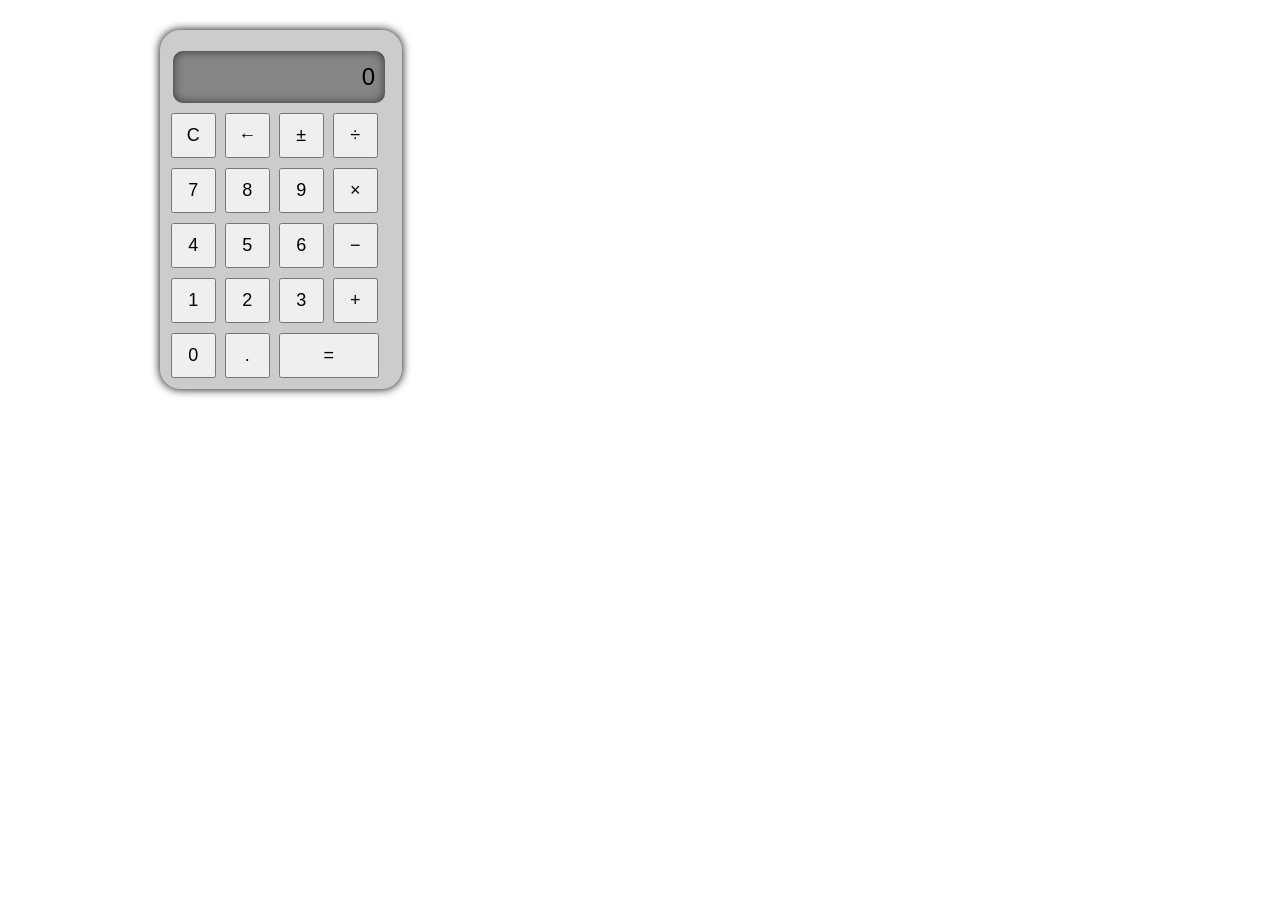
<file: calculator/index.html>
<!DOCTYPE html>
<html lang="en">
<head>
<meta charset="UTF-8">
<title>Calculator</title>
<style type="text/css">
.main { width:960px; margin:30px auto}
.calculator { width: 240px; border: 1px solid #ccc; border-radius: 20px;background: #ccc;box-shadow: 0 0 10px #000;}
.screen { padding: 20px 0 10px 12px; }
#screen { width:200px; text-align: right; height: 50px; background: #858585; font-size: 24px; border-radius: 10px; padding-right: 10px;border: 0; box-shadow: inset 0 0 10px #333;}
.buttons { padding: 0 2%; }
button { width: 45px; height: 45px; margin: 0 0 10px 5px; font:18px Arial; cursor:pointer}
#equal { width: 100px }
</style>
</head>
<body>
<div class="main">
  <div class="calculator">
    <div class="screen">
      <input id="screen" value="0"/>
    </div>
    <div class="buttons">
      <button id="clear">C</button>
      <button id="backspace">&larr;</button>
      <button id="sign">&plusmn;</button>
      <button class="operator" value="/">&divide;</button>
      <button class="digit" value="7">7</button>
      <button class="digit" value="8">8</button>
      <button class="digit" value="9">9</button>
      <button class="operator" value="*">&times;</button>
      <button class="digit" value="4">4</button>
      <button class="digit" value="5">5</button>
      <button class="digit" value="6">6</button>
      <button class="operator" value="-">&minus;</button>
      <button class="digit" value="1">1</button>
      <button class="digit" value="2">2</button>
      <button class="digit" value="3">3</button>
      <button class="operator" value="+">+</button>
      <button class="digit" value="0">0</button>
      <button class="digit" value=".">.</button>
      <button id="equal">=</button>
    </div>
  </div>
</div>
<script src="../js/jquery-1.4.2.min.js"></script> 
<script src="calculator.js"></script>
</body>
</html>
</file>
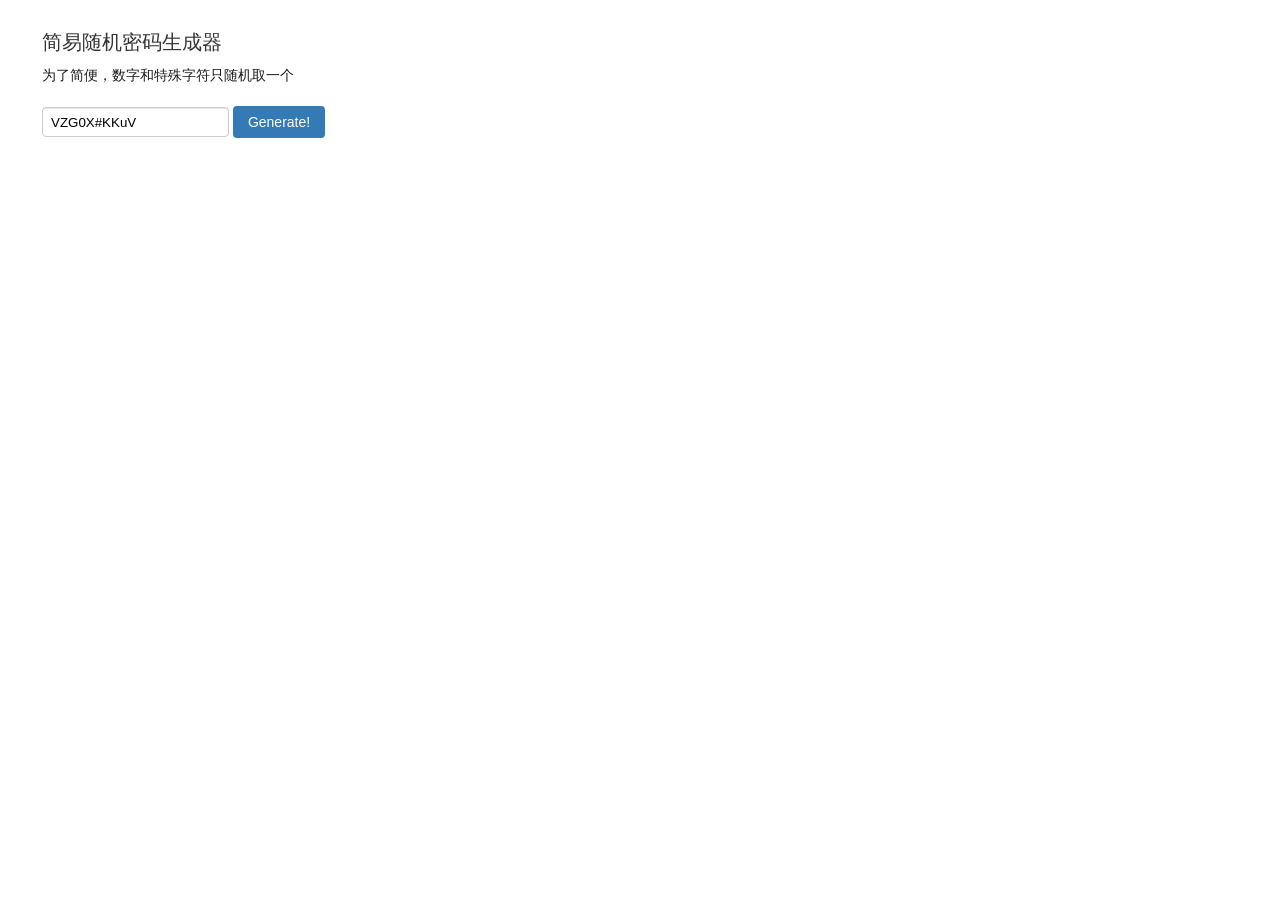
<file: gen-pass/index.html>
<!DOCTYPE html PUBLIC "-//W3C//DTD XHTML 1.0 Transitional//EN" "http://www.w3.org/TR/xhtml1/DTD/xhtml1-transitional.dtd">
<html xmlns="http://www.w3.org/1999/xhtml">
<head>
<meta http-equiv="Content-Type" content="text/html; charset=utf-8" />
<title>简易随机密码生成器</title>
<link rel="stylesheet" href="../css/mui.css"/>
<script>
function generer() {
    document.getElementById('add').value = generatePassword(10);
}
function generatePassword(num) {
  var alphabets = ["A", "a", "B", "b", "C", "c", "D", "d", "E", "e", "F", "f", "G", "g", "H", "h", "I", "i", "J", "j", "K", "k", "L", "l", "M", "m", "N", "n", "O", "o", "P", "p", "Q", "q", "R", "r", "S", "s", "T", "t", "U", "u", "V", "v", "W", "w", "X", "x", "Y", "y", "Z", "z"],
      numbers = [0, 1, 2, 3, 4, 5, 6, 7, 8, 9],
      characters = ["~","!","@","#","$","%","^","&","*","(",")"],
      arr = [], r1 = num -2, password;
	  
  for(i = 0; i < r1; i++) {
    arr.push(alphabets[Math.floor(Math.random() * alphabets.length)]);
  }
    arr.push(characters[Math.floor(Math.random() * characters.length)]);
    arr.push(numbers[Math.floor(Math.random() * numbers.length)]);
  //打乱生成的密码数组
  password = arr.sort(function() {
    return Math.random() - 0.5;
  });
  //将密码数组合并成密码字符串，并返回
  password = password.join("");
  return password;
}
</script>
</head>

<body onload=generer()>
  <div class=" main">
    <h3>简易随机密码生成器</h3>
    <p>为了简便，数字和特殊字符只随机取一个</p>
    <form class=" form form-inline" action="">
    <input type="text" id="add" name="result" value="">
    <input type="button" class=" button button-primary" value="Generate!" onclick="generer()">
    </form>
  </div>
</body>
</html>
</file>
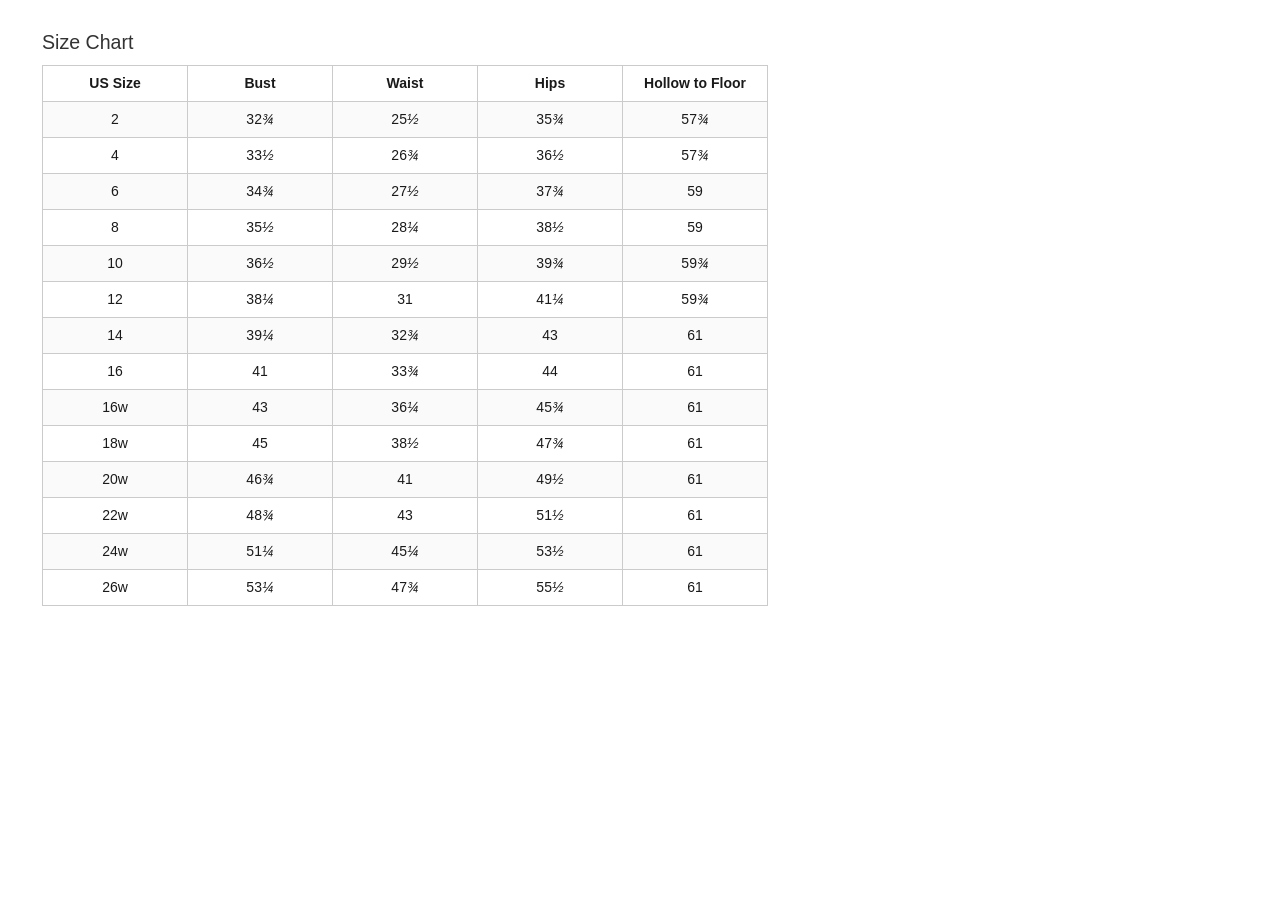
<file: size-chart/index.html>
<!DOCTYPE html PUBLIC "-//W3C//DTD XHTML 1.0 Transitional//EN" "http://www.w3.org/TR/xhtml1/DTD/xhtml1-transitional.dtd">
<html xmlns="http://www.w3.org/1999/xhtml">
<head>
<meta http-equiv="Content-Type" content="text/html; charset=utf-8" />
<title>Size Chart</title>
<link href="../css/mui.css" rel="stylesheet">
<style>
.size-table th, .size-table td { text-align:center }
.size-table td:hover, .hover_bg { background: #333!important; color: #fff!important; }
</style>
<script src="../js/jquery-1.4.2.min.js"></script>
<script>
$(function () {
    function tableHoverTips(selector) {
 
        $('td', selector).bind({
            mouseenter: function () {
                var elem = $(this),
                    col = elem.parents('table').find("tr:first").children(),
                    row = elem.siblings().andSelf().first(), //加上自身td
                    index = elem.index();
 
                col.eq(index).addClass("hover_bg");
                row.addClass("hover_bg");
 
            },
            mouseleave: function () {
                $(this).parents("table").find("td,th").removeClass("hover_bg");
            }
        });
 
    }
    tableHoverTips('.size-table');
})
</script>
</head>

<body>
<div class="main">
  <div class="demo">
  <h3>Size Chart</h3>
    <table class="table size-table"  style="width: 726px;">
      <tbody>
        <tr>
          <th width="20%" class="">US Size</th>
          <th width="20%" class="">Bust</th>
          <th width="20%" class="">Waist</th>
          <th width="20%" class="">Hips</th>
          <th width="20%" class="">Hollow to Floor</th>
        </tr>
        <tr>
          <td  data-orig="2">2</td>
          <td  data-orig="83">32<em>¾</em></td>
          <td  data-orig="65">25<em>½</em></td>
          <td  data-orig="91">35<em>¾</em></td>
          <td  data-orig="147">57<em>¾</em></td>
        </tr>
        <tr>
          <td  data-orig="4">4</td>
          <td  data-orig="85">33<em>½</em></td>
          <td  data-orig="68">26<em>¾</em></td>
          <td  data-orig="93">36<em>½</em></td>
          <td  data-orig="147">57<em>¾</em></td>
        </tr>
        <tr>
          <td  data-orig="6">6</td>
          <td  data-orig="88">34<em>¾</em></td>
          <td  data-orig="70">27<em>½</em></td>
          <td  data-orig="96">37<em>¾</em></td>
          <td  data-orig="150">59</td>
        </tr>
        <tr>
          <td  data-orig="8">8</td>
          <td  data-orig="90">35<em>½</em></td>
          <td  data-orig="72">28<em>¼</em></td>
          <td  data-orig="98">38<em>½</em></td>
          <td  data-orig="150">59</td>
        </tr>
        <tr>
          <td  data-orig="10">10</td>
          <td  data-orig="93">36<em>½</em></td>
          <td  data-orig="75">29<em>½</em></td>
          <td  data-orig="101">39<em>¾</em></td>
          <td  data-orig="152">59<em>¾</em></td>
        </tr>
        <tr>
          <td  data-orig="12">12</td>
          <td  data-orig="97">38<em>¼</em></td>
          <td  data-orig="79">31</td>
          <td  data-orig="105">41<em>¼</em></td>
          <td  data-orig="152">59<em>¾</em></td>
        </tr>
        <tr>
          <td  data-orig="14">14</td>
          <td  data-orig="100">39<em>¼</em></td>
          <td  data-orig="83">32<em>¾</em></td>
          <td  data-orig="109">43</td>
          <td  data-orig="155">61</td>
        </tr>
        <tr>
          <td  data-orig="16">16</td>
          <td  data-orig="104">41</td>
          <td  data-orig="86">33<em>¾</em></td>
          <td  data-orig="112">44</td>
          <td  data-orig="155">61</td>
        </tr>
        <tr>
          <td  data-orig="16w">16w</td>
          <td  data-orig="109">43</td>
          <td  data-orig="92">36<em>¼</em></td>
          <td  data-orig="116">45<em>¾</em></td>
          <td  data-orig="155">61</td>
        </tr>
        <tr>
          <td  data-orig="18w">18w</td>
          <td  data-orig="114">45</td>
          <td  data-orig="98">38<em>½</em></td>
          <td  data-orig="121">47<em>¾</em></td>
          <td  data-orig="155">61</td>
        </tr>
        <tr>
          <td  data-orig="20w">20w</td>
          <td  data-orig="119">46<em>¾</em></td>
          <td  data-orig="104">41</td>
          <td  data-orig="126">49<em>½</em></td>
          <td  data-orig="155">61</td>
        </tr>
        <tr>
          <td  data-orig="22w">22w</td>
          <td  data-orig="124">48<em>¾</em></td>
          <td  data-orig="109">43</td>
          <td  data-orig="131">51<em>½</em></td>
          <td  data-orig="155">61</td>
        </tr>
        <tr>
          <td  data-orig="24w">24w</td>
          <td  data-orig="130">51<em>¼</em></td>
          <td  data-orig="115">45<em>¼</em></td>
          <td  data-orig="136">53<em>½</em></td>
          <td  data-orig="155">61</td>
        </tr>
        <tr>
          <td  data-orig="26w">26w</td>
          <td  data-orig="135">53<em>¼</em></td>
          <td  data-orig="121">47<em>¾</em></td>
          <td  data-orig="141">55<em>½</em></td>
          <td  data-orig="155">61</td>
        </tr>
      </tbody>
    </table>
  </div>
</div>
</body>
</html>
</file>
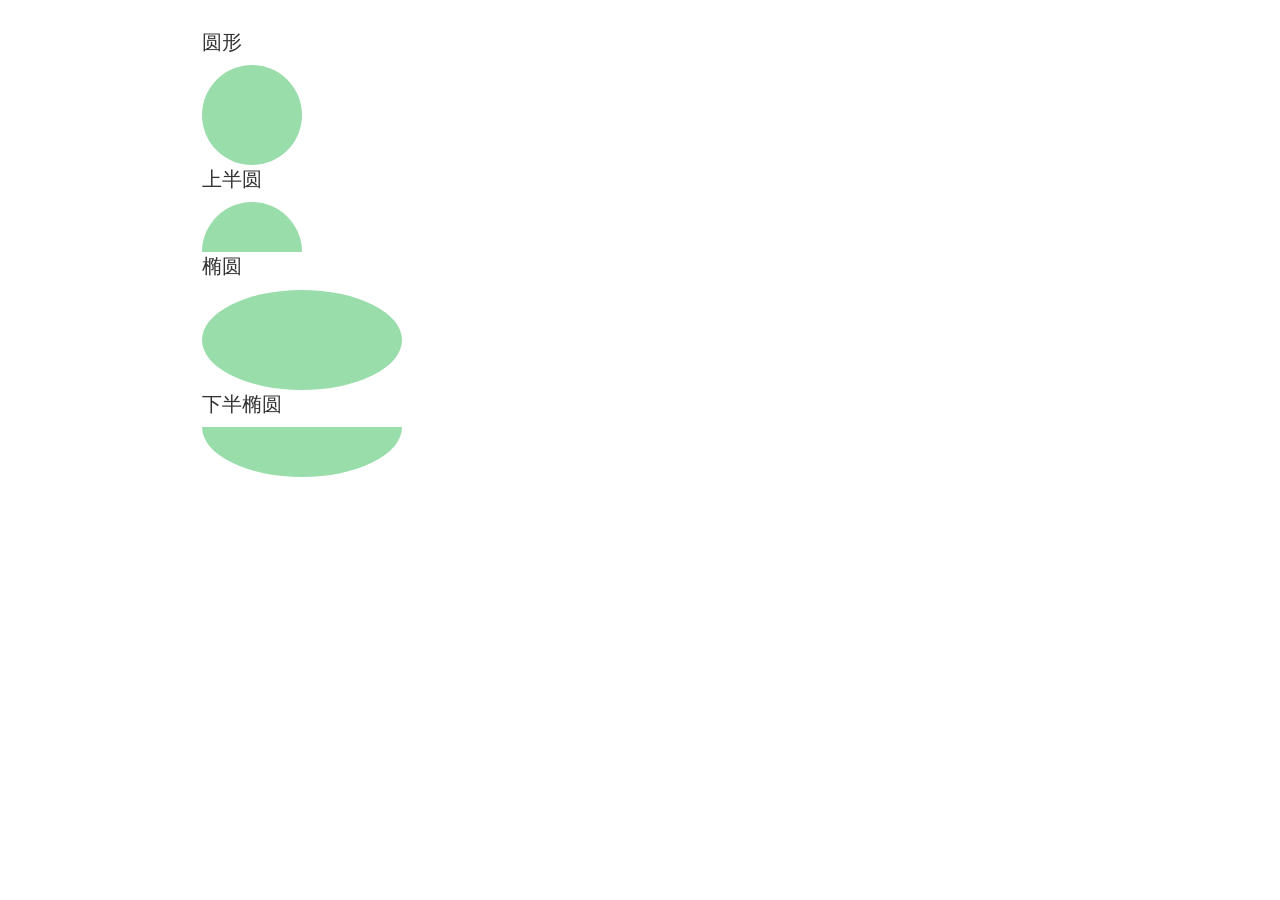
<file: css3/01border-radius.html>
<!DOCTYPE html>
<html lang="en">
<head>
	<meta charset="UTF-8">
	<title>圆角border-radius</title>
<link rel="stylesheet" href="../css/mui.css"/>
<style>
	.circle {
		width: 100px;
		height: 100px;
		background: #9da;
		border-radius: 100px;
	}
	.semi-circle {
		width: 100px;
		height: 50px;
		background: #9da;
		border-radius: 50px 50px 0 0;
	}
	.oval {
		width: 200px;
		height: 100px;
		background: #9da;
		border-radius: 100px / 50px;
	}
	.semi-oval {
		width: 200px;
		height: 50px;
		background: #9da;
		border-radius: 0 0 100px 100px / 0 0 50px 50px ;
	}
</style>
</head>
<body>
<div class="wrap">
<div class="main">
	<h3>圆形</h3>
	<div class="circle"></div>
	<h3>上半圆</h3>
	<div class="semi-circle"></div>
	<h3>椭圆</h3>
	<div class="oval"></div>
	<h3>下半椭圆</h3>
	<div class="semi-oval"></div>
</div>
</div>
</body>
</html>
</file>
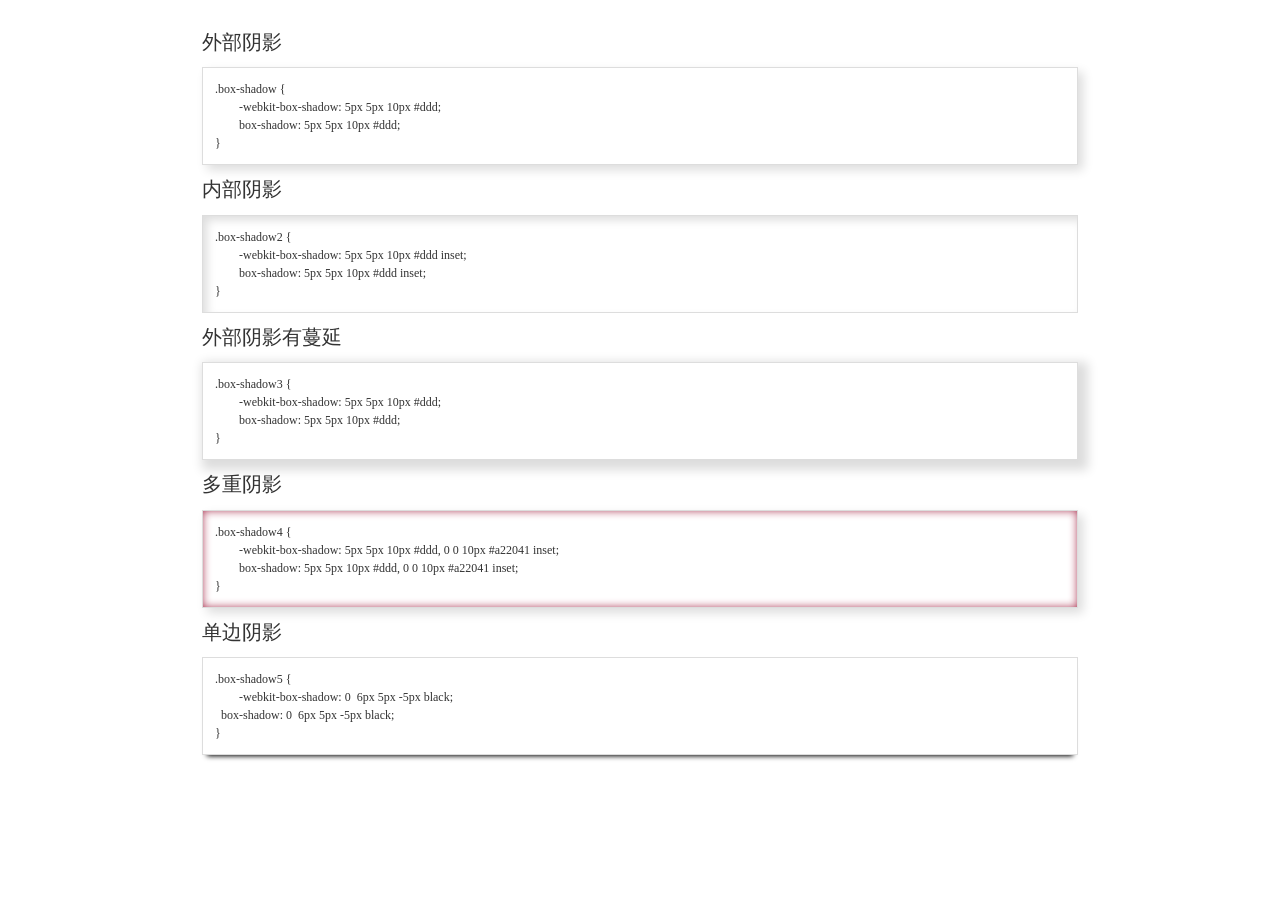
<file: css3/02box-shadow.html>
<!DOCTYPE html>
<html lang="en">
<head>
	<meta charset="UTF-8">
	<title>阴影box-shadow</title>
<link rel="stylesheet" href="../css/mui.css"/>
<style>
pre {background: none}
.box-shadow {
	-webkit-box-shadow: 5px 5px 10px #ddd;
	box-shadow: 5px 5px 10px #ddd;
}
.box-shadow2 {
	-webkit-box-shadow: 5px 5px 10px #ddd inset;
	box-shadow: 5px 5px 10px #ddd inset;
}	
.box-shadow3 {
	-webkit-box-shadow: 5px 5px 10px 5px #ddd;
	box-shadow: 5px 5px 10px 5px #ddd;
}
.box-shadow4 {
	-webkit-box-shadow: 5px 5px 10px #ddd, 0 0 10px #a22041 inset;
	box-shadow: 5px 5px 10px #ddd, 0 0 10px #a22041 inset;
}
.box-shadow5 {
	-webkit-box-shadow: 0  6px 5px -5px black;
	box-shadow: 0  6px 5px -5px black;
}
</style>
</head>
<body>
<div class="wrap">
<div class="main">
	<h3>外部阴影</h3>
	<div class="box-shadow">
		<pre>.box-shadow {
	-webkit-box-shadow: 5px 5px 10px #ddd;
	box-shadow: 5px 5px 10px #ddd;
}</pre>
	</div>
	<h3>内部阴影</h3>
	<div class="box-shadow2">
		<pre>.box-shadow2 {
	-webkit-box-shadow: 5px 5px 10px #ddd inset;
	box-shadow: 5px 5px 10px #ddd inset;
}</pre>
	</div>
	<h3>外部阴影有蔓延</h3>
	<div class="box-shadow3">
		<pre>.box-shadow3 {
	-webkit-box-shadow: 5px 5px 10px #ddd;
	box-shadow: 5px 5px 10px #ddd;
}</pre>
	</div>
	<h3>多重阴影</h3>
	<div class="box-shadow4">
		<pre>.box-shadow4 {
	-webkit-box-shadow: 5px 5px 10px #ddd, 0 0 10px #a22041 inset;
	box-shadow: 5px 5px 10px #ddd, 0 0 10px #a22041 inset;
}</pre>
	</div>
	<h3>单边阴影</h3>
	<div class="box-shadow5">
		<pre>.box-shadow5 {
	-webkit-box-shadow: 0  6px 5px -5px black;
  box-shadow: 0  6px 5px -5px black;
}</pre>
	</div>
</div>
</div>
</body>
</html>
</file>
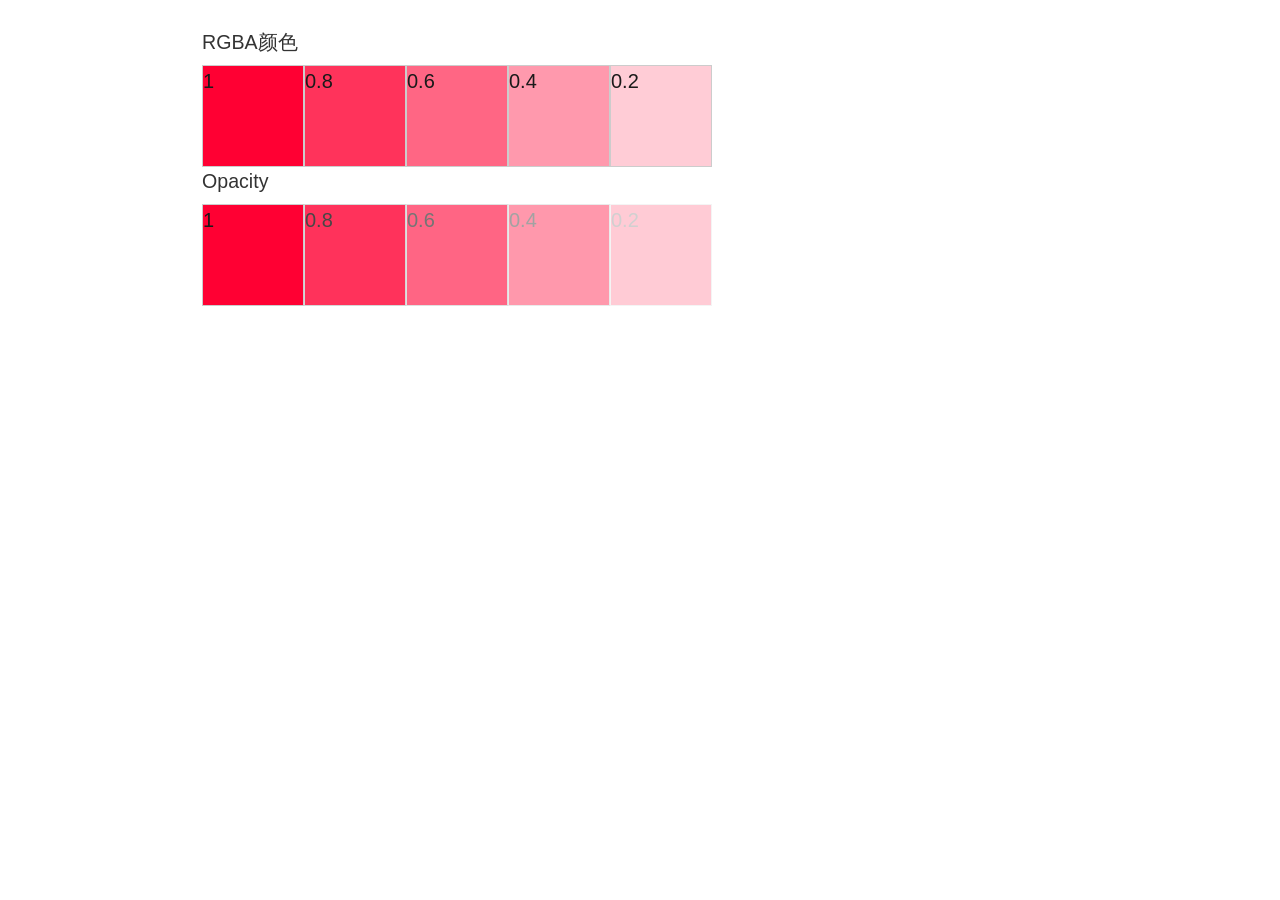
<file: css3/03rgba.html>
<!DOCTYPE html>
<html lang="en">
<head>
	<meta charset="UTF-8">
	<title>RGBA颜色与opacity</title>
<link rel="stylesheet" href="../css/mui.css"/>
<style>
	.rgba li {float: left; width: 100px; height: 100px; border: 1px solid #ccc; font-size: 20px}
	.rgba .item1 {background: rgba(255,0,51,1)}
	.rgba .item2 {background: rgba(255,0,51,0.8)}
	.rgba .item3 {background: rgba(255,0,51,0.6)}
	.rgba .item4 {background: rgba(255,0,51,0.4)}
	.rgba .item5 {background: rgba(255,0,51,0.2)}
	.opacity li {float: left; width: 100px; height: 100px; background: #f03; border: 1px solid #ccc; font-size: 20px }
	.opacity .item1 {opacity: 1}
	.opacity .item2 {opacity: 0.8}
	.opacity .item3 {opacity: 0.6}
	.opacity .item4 {opacity: 0.4}
	.opacity .item5 {opacity: 0.2}
</style>
</head>
<body>
<div class="wrap">
<div class="main">
	<h3>RGBA颜色</h3>
	<ul class="rgba clearfix">
		<li class="item1">1</li>
		<li class="item2">0.8</li>
		<li class="item3">0.6</li>
		<li class="item4">0.4</li>
		<li class="item5">0.2</li>
	</ul>
	<h3>Opacity</h3>
	<ul class="opacity">
		<li class="item1">1</li>
		<li class="item2">0.8</li>
		<li class="item3">0.6</li>
		<li class="item4">0.4</li>
		<li class="item5">0.2</li>
	</ul>
</div>
</div>
</body>
</html>
</file>
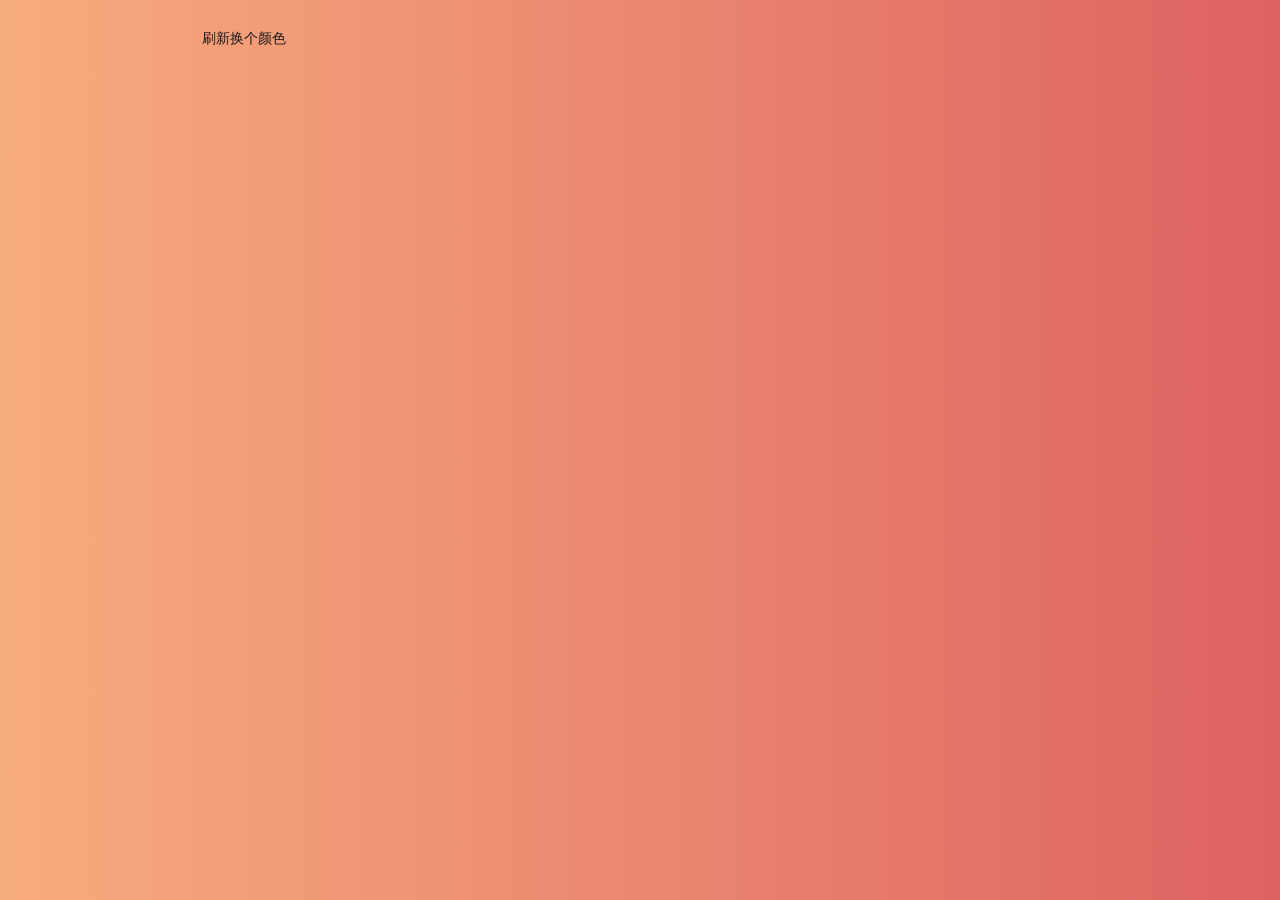
<file: css3/04random-background-gradient.html>
<!DOCTYPE html>
<html lang="en">
<head>
	<meta charset="UTF-8">
	<title>Random color background gradient</title>
<link rel="stylesheet" href="../css/mui.css"/>
</head>
<body>
<div class="wrap" style="background:transparent">
<div class="main">
	刷新换个颜色
</div>
</div>
<script src="../js/jquery-1.4.2.min.js"></script>
<script>
	function randomColor (flag) {
		var gradients = [
			['#19B6C1','#03599A','#0E88AE'],
			['#27C4B9','#27C495','#27C4A7'],
			['#97437E','#DC245B','#B9336C'],
			['#136a8a','#267871','#1C717D'],
			['#6441A5','#2a0845','#472475'],
			['#7C8E8D','#2F3950','#56646F'],
			['#00d2ff','#3a7bd5','#1DA6EA'],
			['#DE6262','#F7AC7E','#EA8770']
		];
		var item = gradients[Math.floor(Math.random()*gradients.length)];
		if (flag==true) {
			$("body").css('background-image', 'linear-gradient(-90deg, ' + item[0] +', ' + item[1] + ')');
		}
	}
	$(function(){
		randomColor(true);
	});
	
</script>
</body>
</html>
</file>
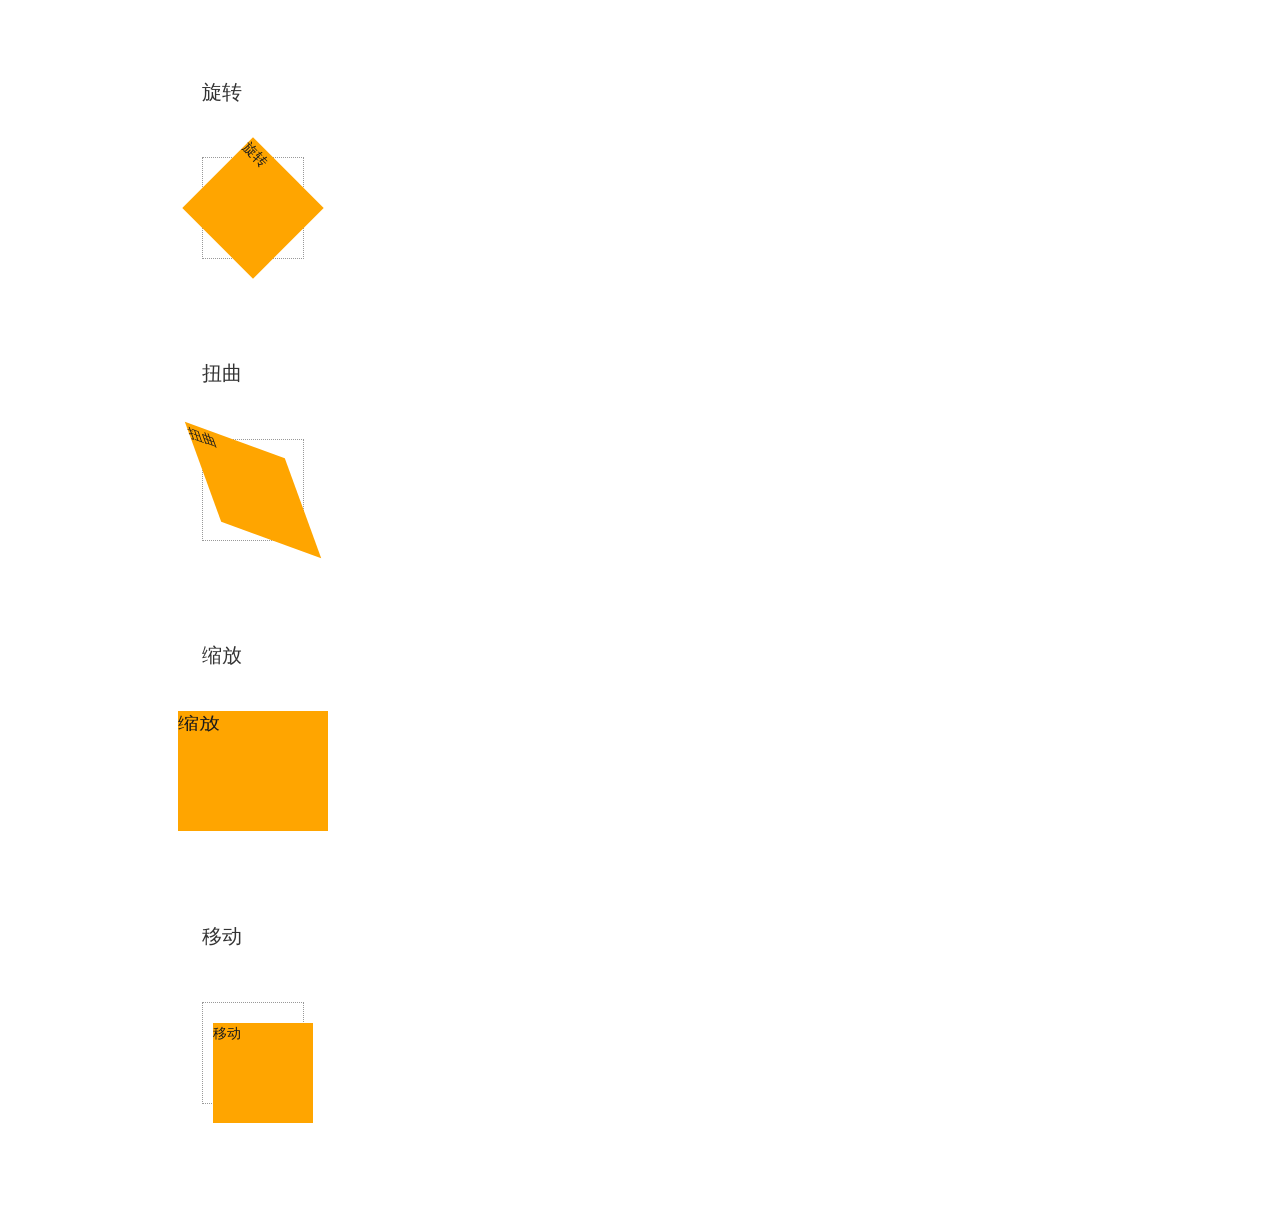
<file: css3/05transform.html>
<!DOCTYPE html>
<html lang="en">
<head>
	<meta charset="UTF-8">
	<title>变形transform</title>
<link rel="stylesheet" href="../css/mui.css"/>
<style>
	h3 { margin: 50px 0}
	.box {width: 100px; height: 100px; border: 1px dotted #999; margin-bottom: 100px;}
	.box1 {width: 100px; height: 100px;background: orange; -webkit-transform: rotate(45deg);
	-ms-transform: rotate(45deg);
	-o-transform: rotate(45deg);
	transform: rotate(45deg);}
	.box2 {width: 100px; height: 100px; background: orange; -webkit-transform: skew(20deg,20deg);
	-ms-transform: skew(20deg,20deg);
	-o-transform: skew(20deg,20deg);
	transform: skew(20deg,20deg);}
	.box3 {width: 100px; height: 100px; background: orange; -webkit-transform: scale(1.5,1.2);
	-ms-transform: scale(1.5,1.2);
	-o-transform: scale(1.5,1.2);
	transform: scale(1.5,1.2);}
	.box4 {width: 100px; height: 100px; background: orange; -webkit-transform: translate(10px,20px);
	-ms-transform: translate(10px,20px);
	-o-transform: translate(10px,20px);
	transform: translate(10px,20px);}

</style>
</head>
<body>
<div class="wrap">
<div class="main">
	<h3>旋转</h3>
	<div class="box">
		<div class="box1"><span>旋转</span></div>
	</div>
	<h3>扭曲</h3>
	<div class="box">
		<div class="box2"><span>扭曲</span></div>
	</div>
	<h3>缩放</h3>
	<div class="box">
		<div class="box3"><span>缩放</span></div>
	</div>
	<h3>移动</h3>
	<div class="box">
		<div class="box4"><span>移动</span></div>
	</div>
</div>
</div>
</body>
</html>
</file>
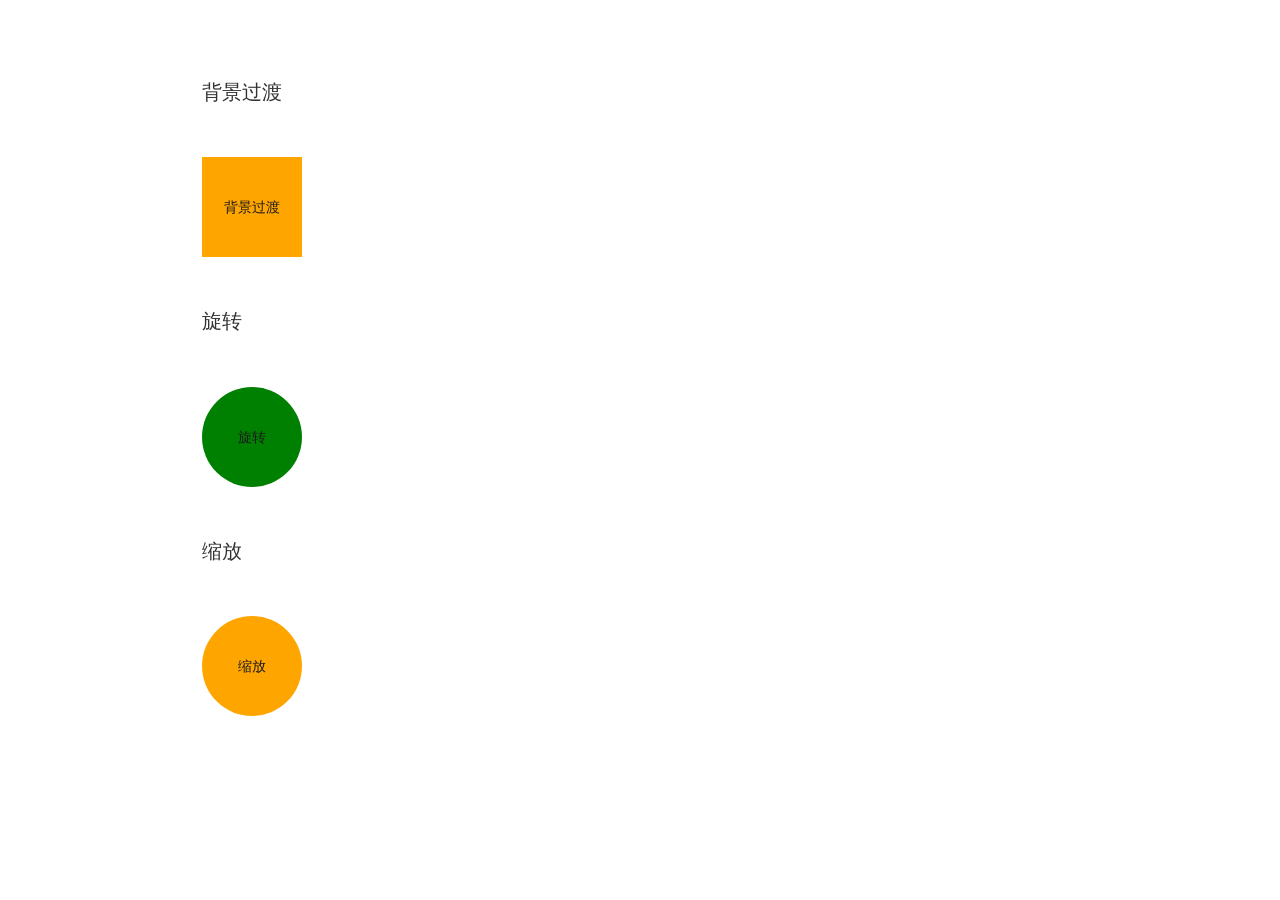
<file: css3/06transition.html>
<!DOCTYPE html>
<html lang="en">

<head>
    <meta charset="UTF-8">
    <title>过渡动画Transition</title>
    <link rel="stylesheet" href="../css/mui.css" />
    <style type="text/css">
    h3 {
        margin: 50px 0
    }
    
    .box1 {
        width: 100px;
        height: 100px;
        background: orange;
        line-height: 100px;
        text-align: center;
        -webkit-transition: background 1s;
        -o-transition: background 1s;
        transition: background 1s;
    }
    
    .box1:hover {
        background: purple
    }
    
    .box2 {
        width: 100px;
        height: 100px;
        background: green;
        line-height: 100px;
        text-align: center;
        border-radius: 100px;
        -webkit-transition: all 1s;
        -o-transition: all 1s;
        transition: all 1s;
    }
    
    .box2:hover {
        -webkit-transform: rotate(360deg);
        -ms-transform: rotate(360deg);
        -o-transform: rotate(360deg);
        transform: rotate(360deg);
    }
    
    .box3 {
        width: 100px;
        height: 100px;
        background: orange;
        line-height: 100px;
        text-align: center;
        border-radius: 100px;
        -webkit-transition: all 1s;
        -o-transition: all 1s;
        transition: all 1s;
    }
    
    .box3:hover {
        background: purple;
        -webkit-transform: scale(1.5);
        -ms-transform: scale(1.5);
        -o-transform: scale(1.5);
        transform: scale(1.5);
    }
    </style>
</head>

<body>
    <div class="wrap">
        <div class="main">
            <h3>背景过渡</h3>
            <div class="box1"><span>背景过渡</span></div>
            <h3>旋转</h3>
            <div class="box2"><span>旋转</span></div>
            <h3>缩放</h3>
            <div class="box3"><span>缩放</span></div>
        </div>
    </div>
</body>

</html>
</file>
<file: css/mui.css>
/*
 * Mui
 * ver: 0.1.0
 */

/* Reset  */
html { -ms-text-size-adjust: 100%; -webkit-text-size-adjust: 100%; }
article, aside, details, figcaption, figure, footer, header, hgroup, main, nav, section, summary { display: block; }
body, h1, h2, h3, h4, h5, h6, p, dl, dd, ul, ol, fieldset, textarea { margin: 0; }
ol, ul { list-style: none; padding: 0 }
fieldset, img { border: 0; }
table { border-collapse: collapse; border-spacing: 0; }
/* Typography */
body { font:14px/1.5 Arial, Sans-serif; color: #1a1a1a; background-color: #fff; }
h1, h2, h3, h4, h5, h6 { margin: 0 0 .4em 0; color: #333; font-family: Arial,"Microsoft YaHei"; font-weight: normal; }
h1 { font-size:1.8em }
h2 { font-size:1.6em }
h3 { font-size:1.4em }
h4 { font-size:1.2em }
h5, h6 { font-size:1em }
p { margin: 0 0 20px }
blockquote { margin:1em 2em; padding:15px; border-left:6px solid #ddd; color:#444; }
pre { margin:10px 0; padding:1em; border: 1px solid #ddd; background:#f7f7f0; color:#333; }
pre, code { font: 12px/1.5 Monaco}
a { text-decoration:none; color:#2a2a2a }
a:hover { color:#ff7d00 }
/* Common */
.clearfix:after { content:"."; display:block; height:0; visibility:hidden; clear:both; }
.clearfix { zoom:1; }
.fl { float:left; display:inline; }
.fr { float:right; display:inline; }
.wrap { max-width: 960px; margin:0 auto; background: #fff;}
.main { padding: 2em 3em; }
/*typo*/
.typo { font-size:16px;line-height:1.7 }
.typo p { margin-bottom:1.5em; }
.typo blockquote p { margin:0 }
.typo ul, .typo-ul { margin-left: 1.3em; list-style: disc; }
.typo ol, .typo-ol { margin-left: 1.9em; list-style: decimal; }
hr { border: none; border-bottom: 1px solid #cfcfcf; margin-bottom: 1.5em; height: 1px; }
small, .typo-small { font-size: 0.9em; color:#999}
/*Table*/
.table { width:100%; line-height:1.5; }
.table th, .table td { padding:0.5em 1em; border:1px solid #cbcbcb; }
.table th { font-weight:bold; text-align:left; }
.table tbody tr:nth-child(2n) {
background:#fafafa;
}
.table tbody tr:hover { background:#f0f0f0; }
/*Button*/
.button { display: inline-block; padding: 0.5em 1em; font-size: 100%; line-height: normal; text-align: center; vertical-align: middle; cursor: pointer; color: #333; background-color: #fff; background-image: none; border: 1px solid transparent; border-radius: 4px; filter:chroma(color=#000000); }
.button-block { display:block; width:100%; -webkit-box-sizing: border-box; -moz-box-sizing: border-box; box-sizing: border-box; }
.button-primary { color: #fff; background-color:#337ab7; }
.button-primary:hover, .button-primary:focus { color: #fff; background-color: #286090; }
.button-success { color: #fff; background-color:#5cb85c; }
.button-success:hover, .button-success:focus { color: #fff; background-color: #449d44; }
.button-info { color: #fff; background-color: #5bc0de; }
.button-info:hover, .button-info:focus { color: #fff; background-color: #31b0d5; }
.button-warning { color: #fff; background-color:#f0ad4e; }
.button-warning:hover, .button-warning:focus { color: #fff; background-color: #ec971f; }
.button-danger { color: #fff; background-color:#d9534f; }
.button-danger:hover, .button-danger:focus { color: #fff; background-color: #c9302c; }
/*Form*/
.form input[type="text"], .form input[type="password"], .form select, .form textarea { display: block; width: 100%; width:95%\9; padding: 0.5em 0.6em; border: 1px solid #ccc; box-shadow: inset 0 1px 1px rgba(0, 0, 0, 0.1); border-radius: 4px; -webkit-box-sizing: border-box; -moz-box-sizing: border-box; box-sizing: border-box; }
.form input[type="text"]:focus, .form input[type="password"]:focus, .form select:focus, .form textarea:focus { outline: 0; border-color: #129fea; }
.form input[type="file"]:focus, .form input[type="radio"]:focus, .form input[type="checkbox"]:focus { outline: thin solid #129fea; outline: 1px auto #129fea; }
.form .m-checkbox, .form .m-radio { margin: 0.5em 0; display: block; }
.form select { height: 2.25em; border: 1px solid #ccc; background-color: white; }
.form label { margin: 0.5em 0 0.2em; }
.form fieldset { margin: 0; padding: 0.35em 0 0.75em; border: 0; }
.form legend { display: block; width: 100%; padding: 0.3em 0; margin-bottom: 0.3em; color: #333; border-bottom: 1px solid #e5e5e5; }
.form-stacked input[type="text"], .form-stacked input[type="password"], .form-stacked select, .form-stacked label, .form-stacked textarea { display: block; margin: 0.25em 0; }
.form-inline input[type="text"], .form-inline input[type="password"], .form-inline select, .form-inline textarea { display:inline-block; width:auto; vertical-align:middle }
/*Grid*/
.row { overflow: hidden;}
.row:after { content: ""; display: table; clear: both;}
.col-1, .col-2, .col-3, .col-4, .col-5, .col-6, .col-7, .col-8, .col-9, .col-10, .col-11, .col-12 { float: left;}
.col-1{width:8.33333%}
.col-2{width:16.66667%}
.col-3{width:25%}
.col-4{width:33.33333%}
.col-5{width:41.66667%}
.col-6{width:50%}
.col-7{width:58.33333%}
.col-8{width:66.66667%}
.col-9{width:75%}
.col-10{width:83.33333%}
.col-11{width:91.66667%}
.col-12{width:100%}
.col-offset-0{margin-left:0}
.col-offset-1{margin-left:8.33333%}
.col-offset-2{margin-left:16.66667%}
.col-offset-3{margin-left:25%}
.col-offset-4{margin-left:33.33333%}
.col-offset-5{margin-left:41.66667%}
.col-offset-6{margin-left:50%}
.col-offset-7{margin-left:58.33333%}
.col-offset-8{margin-left:66.66667%}
.col-offset-9{margin-left:75%}
.col-offset-10{margin-left:83.33333%}
.col-offset-11{margin-left:91.66667%}
</file>
